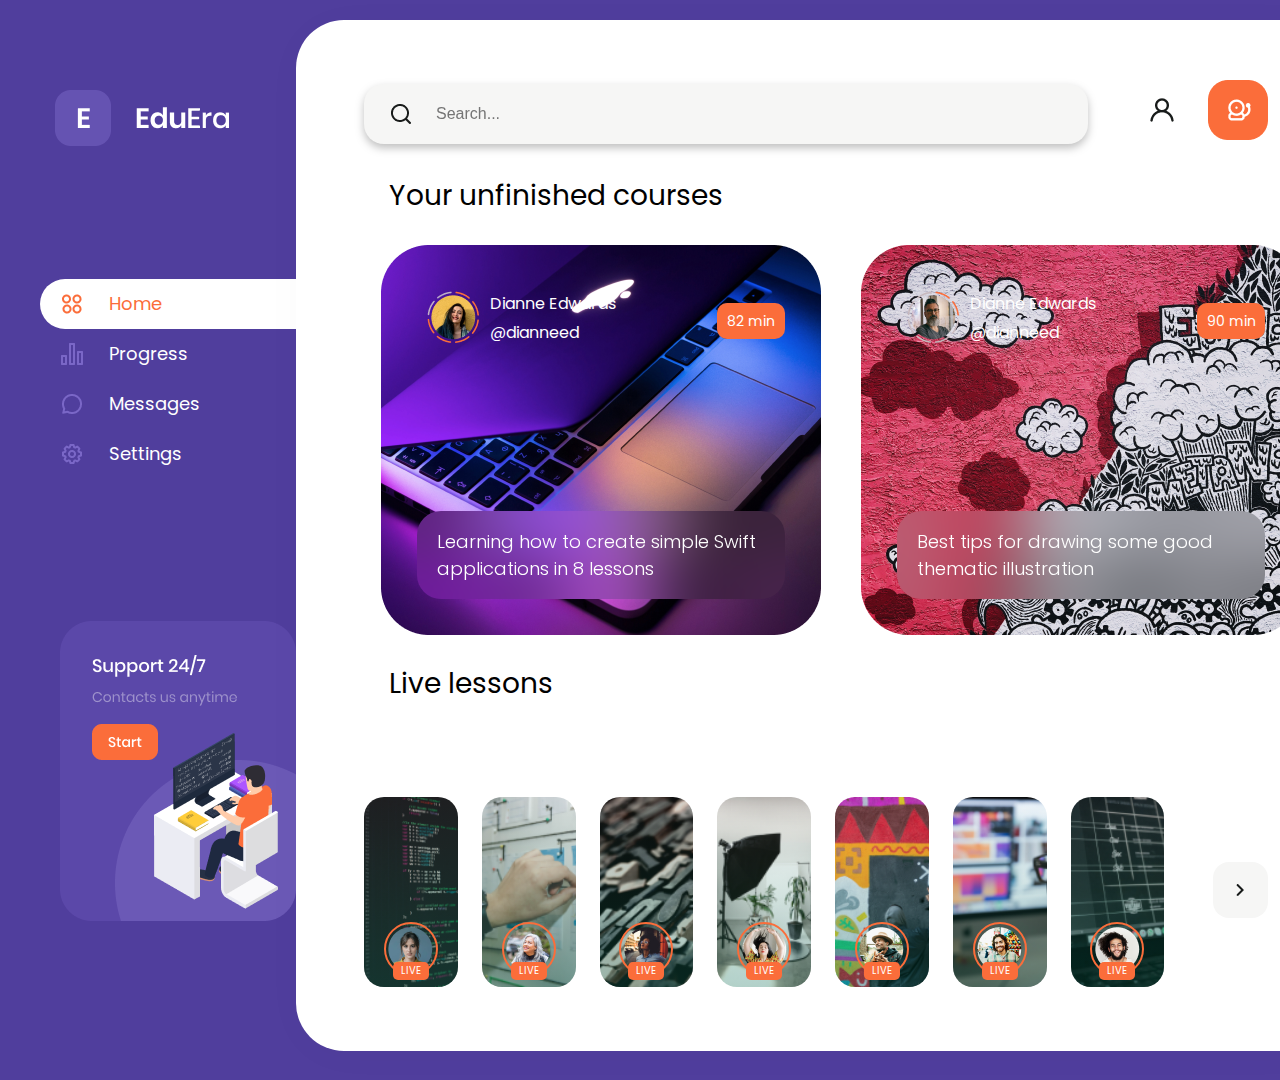
<file: index.html>
<!DOCTYPE html>
<html lang="pt-BR">

<head>
    <meta charset="UTF-8">
    <meta name="viewport" content="width=device-width, initial-scale=1.0">
    <link rel="preconnect" href="https://fonts.gstatic.com">
    <link href="https://fonts.googleapis.com/css2?family=Poppins:wght@100;200;300;400;500&display=swap" rel="stylesheet">
    <link rel="stylesheet" href="style.css">
    <title>EduEra</title>
</head>

<body>
    <div class="container-total">
        <div class="container-division">
            <div class="container-division-one">
                <div class="container-logo">
                    <img src="images/logo.png" alt="">
                </div>
                <nav>
                    <ul class="container-list">
                        <div class="home">
                            <div class="image-home">
                                <img src="images/home.png" alt="">
                            </div>
                            <div class="image-before" >

                            </div>
                            <div>
                                <li><a href="index.html"></a>Home</li>
                            </div>
                            <div class="image-after" >

                            </div>
                        </div>
                        <div class="progress">
                            <div class="image-progress">
                                <img src="images/progress.png" alt="">
                            </div>
                            <div>
                                <li><a href="progress.html">Progress</a></li>
                            </div>
                        </div>
                        <div class="messages">
                            <div class="image-messages">
                                <img src="images/messages.png" alt="">
                            </div>
                            <div>
                                <li><a href=""></a>Messages</li>
                            </div>
                        </div>
                        <div class="settings">
                            <div class="image-settings">
                                <img src="images/settings.png" alt="">
                            </div>
                            <div>
                                <li><a href=""></a>Settings</li>
                            </div>
                        </div>
                    </ul>
                </nav>
                <div class="container-image-24">
                    
                </div>
            </div>
            <!----------------------CONTAINER DIVISION TWO------------------------>
            <div class="container-division-two">
                <header>
                    <div class="container-icon-search">
                        <div class="image-icon-search" >

                        </div>  
                    </div>
                    <div>
                        <input class="input-search" type="text" value="" placeholder="Search...">
                    </div>
                    <div class="container-icon-user">
                        <img src="images/user.png" alt="">
                    </div>
                    <div class="container-icon-notification">
                        <img src="images/notification.png" alt="">
                    </div>
                </header>
                <div class="container-unfinished-courses">
                    <div class="container-title">
                        <p>Your unfinished courses</p>
                    </div>
                    <div class="container-courses">
                        <div class="course">
                            <div class="course-header">
                                <div class="course-profile">
                                    <div>
                                        <img src="images/unifished-one/Group 34.png" alt="">
                                    </div>
                                    <div>
                                        <p>Dianne Edwards</p>
                                        <p>@dianneed</p>
                                    </div>
                                </div>
                                <div>
                                    <div class="container-image-group-34">   
                                        <p>82 min</p>
                                    </div>
                                </div>
                            </div>
                            
                            <div>
                                <div class="course-footer">
                                    <p>Learning how to create simple Swift applications in 8 lessons</p>
                                </div>                               
                            </div>
                        </div>

                        <div class="course-two">
                            <div class="course-header">
                                <div class="course-profile">
                                    <div>
                                        <img src="images/unifished-one/Group 54.png" alt="">
                                    </div>
                                    <div>
                                        <p>Dianne Edwards</p>
                                        <p>@dianneed</p>
                                    </div>
                                </div>
                                <div>
                                    <div class="container-image-group-34">   
                                        <p>90 min</p>
                                    </div>
                                </div>
                            </div>
                            
                            <div>
                                <div class="course-footer">
                                    <p>Best tips for drawing some good thematic illustration</p>
                                </div>                               
                            </div>
                        </div>
                    </div>
                    <div class="container-live-lessons">
                        <div class="container-title">
                            <p>Live lessons</p>
                        </div>
                    </div>
                    <!----------------------CONTAINER LIVES------------------------>
                    <div class="container-lives">

                        <div class="live live-one">
                            <div class="image image-live-one">
                                
                            </div>
                        </div>

                        <div class="live live-two">
                            <div class="image image-live-two">
                                
                            </div>
                        </div>

                        <div class="live live-three">
                            <div class="image image-live-three">
                                
                            </div>
                        </div>

                        <div class="live live-four">
                            <div class="image image-live-four">
                                
                            </div>
                        </div>

                        <div class="live live-five">
                            <div class="image image-live-five">
                                
                            </div>
                        </div>

                        <div class="live live-six">
                            <div class="image image-live-six">
                                
                            </div>
                        </div>

                        <div class="live live-seven">
                            <div class="image image-live-seven">
                                
                            </div>
                        </div>
                        <div class="container-vector">
                            <div class="vector">

                            </div>

                        </div>
                    </div>
                </div>
            </div>
        </div>
    </div>
</body>
</html>
</file>
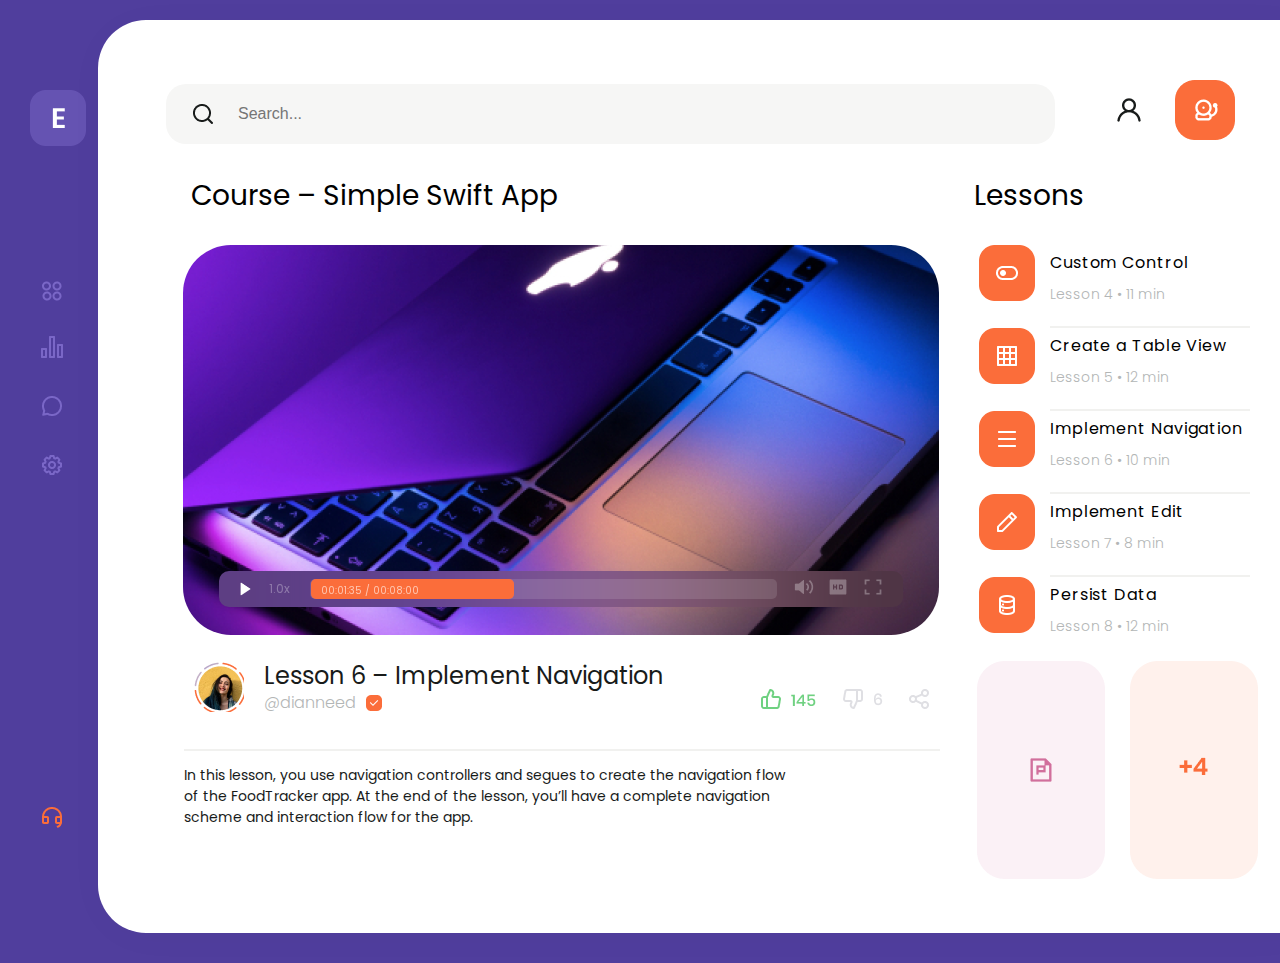
<file: progress.html>
<!DOCTYPE html>
<html lang="pt-BR">
<head>
    <meta charset="UTF-8">
    <meta name="viewport" content="width=device-width, initial-scale=1.0">
    <link rel="preconnect" href="https://fonts.gstatic.com">
    <link href="https://fonts.googleapis.com/css2?family=Poppins:wght@500&display=swap" rel="stylesheet">
    <link rel="preconnect" href="https://fonts.gstatic.com">
    <link rel="preconnect" href="https://fonts.gstatic.com">
    <link rel="preconnect" href="https://fonts.gstatic.com">
    <link rel="preconnect" href="https://fonts.gstatic.com">
    <link rel="preconnect" href="https://fonts.gstatic.com">
    <link href="https://fonts.googleapis.com/css2?family=Poppins:wght@100;200;300;400;500&display=swap" rel="stylesheet">
    <link rel="stylesheet" href="progress-style.css">
    <title>Progress</title>
</head>
<body>
    <div class="container-total">
        <div class="container-division">
            <div class="container-division-one">
                <div class="container-logo">
                    <img src="images/logo-progress.png" alt="">
                </div>
                <nav>
                    <ul class="container-list">
                        <div class="home">
                            <div class="image-home">
                                <li><a href="index.html"><img src="images/home-progress.png" alt=""><!--Home--></a></li> 
                            </div>
                        </div>
                        <div class="progress">
                            <div class="image-progress">
                                <img src="images/progress.png" alt="">
                            </div>
                            <div>
                                <li><a href="progress.html"><!--Progress--></a></li>
                            </div>
                        </div>
                        <div class="messages">
                            <div class="image-messages">
                                <img src="images/messages.png" alt="">
                            </div>
                            <div>
                                <li><a href=""><!--Messages--></a></li>
                            </div>
                        </div>
                        <div class="settings">
                            <div class="image-settings">
                                <img src="images/settings.png" alt="">
                            </div>
                            <div>
                                <li><a href=""></a><!--Settings--></li>
                            </div>
                        </div>
                    </ul>
                </nav>
                <div class="container-image-phone">
                    
                </div>
            </div>
            <!---------------CONTAINER DIVISION TWO---------------->
            <div class="container-division-two">
                <header>
                    <div class="container-icon-search">
                        <div class="image-icon-search" >

                        </div>
                    </div>
                    <div>
                        <input class="input-search" type="text" value="" placeholder="Search...">
                    </div>
                    <div class="container-icon-user">
                        <img src="images/user.png" alt="">
                    </div>
                    <div class="container-icon-notification">
                        <img src="images/notification.png" alt="">
                    </div>
                </header>
                <div class="container-course-simple">
                    <div class="container-title">
                        <div>
                            <p>Course – Simple Swift App</p>
                        </div>
                        <div class="title-lessons">
                            <p>Lessons</p>
                        </div>

                    </div>
                    <div class="container-courses">
                        <div class="course">
                            
                            
                            <div>
                                <div class="container-video-bar">
                                    <div class="image-play">

                                    </div>
                                    <div class="video-velocity">
                                        <p>1.0x</p>
                                    </div>
                                    <div class="video-bar">

                                    </div>
                                    <div class="video-time">
                                        <div class="timer-video">
                                        <p>00:01:35 / 00:08:00</p>
                                    </div>
                                    </div>
                                    
                                    <div class="image-sound">

                                    </div>
                                    <div class="image-hd">

                                    </div>
                                    <div class="image-expand">

                                    </div>
                                </div>                               
                            </div>
                        </div>
                              <!-------- CONTAINER COURSE SETTINGS ------------>  
                       

                        <div class="container-course-settings">
                             
                            <div class="container-custon-control">
                                <div class="image-custon-control">
                                    <!--IMAGE-->
                                </div>
                                <div class="container-text-custon-control">                                  
                                    <div class="text-custon-control" >
                                        <p>Custom Control</p>
                                    </div> 
                                    <div class="caption-custon-control">
                                        <p>Lesson 4 • 11 min</p>
                                    </div>
                                    <div class="border-detail">
                                        <!--detalhe borda-->
                                    </div>
                                </div> 
                            </div>
                            
                            <div class="container-create-table-view">
                                <div class="image-create-table-view">
                                    <!--IMAGE-->
                                </div>
                                <div class="container-text-create-table-view">
                                    <div class="text-create-table-view">
                                        <p>Create a Table View</p>
                                    </div>
                                    <div class="caption-create-table-view">
                                        <p>Lesson 5 • 12 min</p>
                                    </div>
                                    <div class="border-detail">
                                        <!--detalhe borda-->
                                    </div>
                                </div>
                            </div>

                            <div class="container-implement-navigation">
                                <div class="image-implement-navigation">
                                    <!--IMAGE-->
                                </div>
                                <div class="container-text-implement-navigation">
                                    <div class="text-implement-navigation">
                                        <p>Implement Navigation</p>
                                    </div>
                                    <div class="caption-implement-navigation">
                                        <p>Lesson 6 • 10 min</p>
                                    </div>
                                    <div class="border-detail">
                                        <!--detalhe borda-->
                                    </div>
                                </div>
                            </div>
                            <div class="container-implement-edit" >
                                <div class="image-implement-edit">
                                    <!--IMAGE-->
                                </div>
                                <div class="container-text-implement-edit" >
                                    <div class="text-implement-edit">
                                        <p>Implement Edit</p>
                                    </div>
                                    <div class="caption-implement-edit">
                                        <p>Lesson 7 • 8 min</p>
                                    </div>
                                    <div class="border-detail">
                                        <!--detalhe borda-->
                                    </div>
                                </div>
                            </div>
                            <div class="container-persist-data">
                                <div class="image-persist-data">
                                    <!--IMAGE-->
                                </div>
                                <div class="container-text-persist-data">
                                    <div class="text-persist-data">
                                        <p>Persist Data</p>
                                    </div>
                                    <div class="caption-persist-data" >
                                        <p>Lesson 8 • 12 min</p>
                                    </div>
                                </div>

                            </div>
                        </div>
                    </div>
                    <!-- CONTAINER LESSON 6 -->
                    <div class="container-total-lesson-six">
                        <div class="container-division-one">
                            <div class="container-lesson-six">
                                <div class="image-lesson-six">
                                    <!--IMAGE-->
                                </div>
                                <div>
                                    <div class="title-lesson-six">
                                        <p>Lesson 6 – Implement Navigation</p>
                                    </div>
                                    <div class="container-tag-name-instagram" >
                                        <div class="tag-name-instagram">
                                            @dianneed
                                        </div>
                                        <div class="image-tag-name-instagram">
                                            <!--IMAGE-->
                                        </div>
                                    </div>   
                                </div>
                                <div class="container-feedback">
                                    <div class="image-like" >
                                        <!--IMAGE-->
                                    </div>
                                    <div class="image-deslike">
                                        <!--IMAGE-->
                                    </div>
                                    <div class="image-toshare" >
                                        <!--IMAGE-->
                                    </div>
                                </div>   
                            </div>
                            <div class="border-detail-division">
                                <!--detalhe borda-->
                            </div>
                            <div class="container-text-lesson-six">
                                <div class="text-lesson-six">
                                <p>In this lesson, you use navigation controllers and segues to create the  navigation flow<br/> 
                                of the FoodTracker app. At the end of the lesson, you’ll have a complete navigation<br/> scheme and interaction flow for the app.</p>
                                </div>
                            </div>
                        </div>

                        <div class="container-notification">
                            <div class="image-document">
                                <!----IMAGE--->
                            </div>
                            <div class="image-morenotification">
                                <!--IMAGE-->
                            </div>
                        </div>
                    </div>

                    
                    
</body>
</html>
</file>
<file: style.css>
body {
    margin: 0;
    padding-top: 20px;
    background: #503E9D;
    margin-bottom: 160px;
}
/****** CONTAINER TOTAL ******/

.container-total {
    max-width: 1500px;
    margin: 0 auto;
    height: 100vh;
    
}

/****** CONTAINER DIVISION ******/

.container-division {
    font-family: 'Poppins', sans-serif;
    display: flex;
}

/****** CONTAINER DIVISION ONE ******/

.container-division-one {
    width: 360px;
}

.container-logo {
    margin-left: 55px;
    margin-top: 70px;
}

nav {
    margin-top: 126px;
}

ul {
    list-style: none;  
}

li a {
    text-decoration: none;
    color: #ffffff;
}

.container-list {
    display: flex;
    flex-direction: column;
    text-decoration: none;
    list-style: none;
    font-size: 18px;
    font-weight: 400;
    line-height: 50px;
    color: #ffffff;
}

.image-before {
    
    position: absolute;
    margin-top: -22px;
    margin-left: 291px;
    background-image: url("images/menu-item-before.png");
    background-repeat: no-repeat;
    width: 29px;
    height: 23px;
}

.home {
    display: flex;
    background: #ffffff;
    color: #FB6D3A;
    border-radius: 32px 0px 0px 32px;
}

.image-after {
    position: absolute;
    margin-top: 50px;
    margin-left: 291px;
    background-image: url("images/menu-item-after.png");
    background-repeat: no-repeat;
    width: 29px;
    height: 23px;
}



.image-home {
    display: flex;
    align-items: center;
    padding-right: 25px;
    padding-left: 20px;
}

.progress {
    display: flex;
    color: #ffffff;
}

.image-progress {
    display: flex;
    align-items: center;
    padding-right:  25px;
    padding-left: 20px;
}

.messages {
    display: flex;
}

.image-messages {
    display: flex;
    align-items: center;
    padding-right:  25px;
    padding-left: 20px;
}

.settings {
    display: flex;  
}

.image-settings {
    display: flex;
    align-items: center;
    padding-right:  25px;
    padding-left: 20px;
}

.container-image-24 {
    background-image: url("images/support-24.png");
    background-repeat: no-repeat;
    margin-top: 142px;
    margin-left: 60px;
    width: 236px;
    height: 300px;
}


/****** CONTAINER DIVISION TWO ******/
.container-division-two {
   
    background: #ffffff;
    box-shadow: 0px 4px 48px rgba(0, 0, 0, 0.02);
    border-radius: 48px;
}

header {
    display: flex;
    align-items: center;
    padding-top: 60px;
}

.container-icon-search {
    padding-left: 68px;
}

.image-icon-search {
    background-image: url("images/search.png");
    background-repeat: no-repeat;
    position: absolute;
    z-index: 1;
    width: 24px;
    height: 24px;
    margin-top: -12px;
    margin-left: 25px;
}

.input-search {
    width: 724px;
    height: 60px;
    padding-left: 72px;
    font-size: 16px;
    line-height: 24px;
    background: #F6F6F5;
    border: none;
    border-radius: 20px;
    filter: drop-shadow(0px 4px 4px rgba(0, 0, 0, 0.25));
    color: #B3B6B6;
}

.container-icon-user {
    padding-left: 60px;
    
}

.container-icon-notification {
    padding-left: 32px;
    padding-right: 68px;
}

/****** CONTAINER UNFINISHED COURSES ******/

.container-unfinished-courses {

}

.container-title {
    font-size: 28px;
    margin-left: 93px;
}

*{box-sizing: border-box;}

.container-courses {
    display: flex;  
}

.course {

    display: flex;
    flex-direction: column;
    justify-content: space-between;
    align-items: center;
    height: 390px;
    margin-left: 85px;
    background-image: url("images/unifished-one/mask-group.png");
    background-repeat: no-repeat;
    padding: 36px;
    flex-basis: 440px;
}

.course-header {
    display: flex;
    width: 100%;
    justify-content: space-between;
    align-items: center;
}

.course-profile {
    display: flex;
    
}

.course-profile p {
    color: #ffffff;
    line-height: 13px;   
}

.container-image-group-34 {
    display: flex;
    align-items: center;
    justify-content: center;
    width: 68px;
    height: 36px;
    background: #FB6D3A;
    backdrop-filter: blur(16px);
    border-radius: 10px; 
    font-size: 14px;
    color: #ffffff;
}



.course-footer {
    display: flex;
    align-items: center;
    justify-content: center;
    width: 368px;
    height: 88px;
    padding: 20px;
    backdrop-filter: blur(36px);
    border-radius: 24px;
    font-size: 18px;
    font-weight: 300;
    color: #ffffff;
    line-height: 27px;
}


.course-two {

    display: flex;
    flex-direction: column;
    justify-content: space-between;
    align-items: center;
    height: 390px;
    margin-left: 40px;
    background-image: url("images/unifished-one/other-mask-group.png");
    background-repeat: no-repeat;
    padding: 36px;
    flex-basis: 440px;
}

/****** CONTAINER LIVE LESSONS ******/

.container-live-lessons {
   
}

.container-lives {
  
    display: flex;
    padding: 64px 68px;
}

.live:after {
    content: " ";
    z-index: 1;
    width: 100%;
    height: 100%;
    background: linear-gradient(180deg, rgba(0, 102, 79, 0) 0%, rgba(0, 102, 79, 0.3) 100%);
    position: absolute;
    top: 0;
    right: 0;
    border-radius: 20px;
}

.live {
    position: relative;
    display: flex;
    flex-basis: 96px;
    height: 190px;  
    margin-right: 24px;
    background-repeat: no-repeat;
    background-size: cover;
    border-radius: 20px;
  
    justify-content: flex-end;
}

.live-one {
    background-image: url("images/live-lessons/image-live-one.png");
}

.live-two {
    background-image: url("images/live-lessons/image-live-two.png");
}

.live-three {
    background-image: url("images/live-lessons/image-live-three.png");
}

.live-four {
    background-image: url("images/live-lessons/image-live-four.png");
}

.live-five {
    background-image: url("images/live-lessons/image-live-five.png");
}

.live-six {
    background-image: url("images/live-lessons/image-live-six.png");
}

.live-seven {
    background-image: url("images/live-lessons/image-live-seven.png");
}

.image:after {
    content: "LIVE";
    background-color: #FB6D3A;
    color: #FFF;
    padding: 1px 8px;
    border-radius: 5px;
    font-size: 10px;
    position: absolute;
    bottom: -8px;
    width: 36px;
    left: 50%;
    margin-left: -18px;
    box-sizing: border-box;
    z-index: 2;
}

.image:before {
    content: " ";
    border: 2px solid #FB6D3A;
    width: 50px;
    height: 50px;
    bottom: -3.5px;
    left: 50%;
    margin-left: -27px;
    z-index: 1;
    position: absolute;
    border-radius: 50%;
}
.image {
    position: absolute;
    z-index: 2;
    width: 45px;
    height: 45px;
    bottom: 15px;
    left: 50%;
    margin-left: -22.5px;
}

.image-live-one {
    background-image: url("images/live-lessons/image-one.png")
}

.image-live-two {
    background-image: url("images/live-lessons/image-two.png");
}

.image-live-three {
    background-image: url("images/live-lessons/image-three.png")
}

.image-live-four {
    background-image: url("images/live-lessons/image-four.png")
}

.image-live-five {
    background-image: url("images/live-lessons/image-five.png")
}

.image-live-six {
    background-image: url("images/live-lessons/image-six.png")
}

.image-live-seven {
    background-image: url("images/live-lessons/image-seven.png")
}

.container-vector {
  
    background: #F6F6F5;
    border-radius: 16px;   
    margin-top: 65px;
    margin-left: 25px;
    width: 56px;
    height: 56px;
   
}

.vector {
       position: absolute;
       margin-left: 23px;
       margin-top: 22px;
       background-image: url("images/Vector.png");
       background-repeat: no-repeat;
       width: 24px;
       height: 24px;
}
</file>
<file: progress-style.css>
body {
    margin: 0;
    padding-top: 20px;
    background: #503E9D;
}
/****** CONTAINER TOTAL ******/

.container-total {
    max-width: 1500px;
    margin: 0 auto;
    height: 100vh;
    
}

/****** CONTAINER DIVISION ******/

.container-division {
    font-family: 'Poppins', sans-serif;
    display: flex;
    padding-bottom: 30px;
}

/****** CONTAINER DIVISION ONE ******/

.container-division-one {
    width: 180px;
}

.container-logo {
    margin-left: 30px;
    margin-top: 70px;
}

nav {
    margin-top: 126px;
    
}

.container-list {
    display: flex;
    flex-direction: column;
    text-decoration: none;
    list-style: none;
    font-size: 18px;
    color: #ffffff;
}

.home {
    display: flex;
  
    
}

.image-home {
    display: flex;
    align-items: center;
    padding-right: 25px;
    padding-bottom: 25px;
}

.progress {
    display: flex;
}

.image-progress {
    display: flex;
    align-items: center;
    padding-right:  25px;
    padding-bottom: 35px;
}

.messages {
    display: flex;
}

.image-messages {
    display: flex;
    align-items: center;
    padding-right:  25px;
    padding-bottom: 35px;
}

.settings {
    display: flex;  
}

.image-settings {
    display: flex;
    align-items: center;
    padding-right:  25px;
}

.container-image-phone {
    background-image: url("images/phone.png");
    background-repeat: no-repeat;
    margin-top: 142px;
    width: 56px;
    height: 56px;
    margin-left: 42px;
    margin-top: 330px;
}


/****** CONTAINER DIVISION TWO ******/
.container-division-two {
   
    background: #ffffff;
    box-shadow: 0px 4px 48px rgba(0, 0, 0, 0.02);
    border-radius: 48px;
    padding-bottom: 50px;
}

header {
    display: flex;
    align-items: center;
    padding-top: 60px;
}

.container-icon-search {
    padding-left: 68px;
}

.image-icon-search {
    background-image: url("images/search.png");
    background-repeat: no-repeat;
    position: absolute;
    z-index: 1;
    width: 24px;
    height: 24px;
    margin-top: -12px;
    margin-left: 25px;
}

.input-search {
    width: 889px;
    height: 60px;
    padding-left: 72px;
    font-size: 16px;
    line-height: 24px;
    background: #F6F6F5;
    border: none;
    border-radius: 20px;
    color: #B3B6B6;
}

.container-icon-user {
    padding-left: 60px;
    
}

.container-icon-notification {
    padding-left: 32px;
    padding-right: 68px;
}

/****** CONTAINER COURSE - SIMPLE SWIFT APP ******/

.container-course-simple-swift {

}

.container-title {
    display: flex;
    font-size: 28px;
    margin-left: 93px;
}

.title-lessons {
    margin-left: 416px  
}

*{box-sizing: border-box;}

.container-courses {
    display: flex;  
}

.course {
    display: flex;
    flex-direction: column;
    justify-content: space-between;
    align-items: center;
    height: 390px;

    margin-left: 85px;
    background-image: url("images/course-SimpleSwift.png");
    background-repeat: no-repeat;
    border-radius: 48px;    
    padding: 36px;
    flex-basis: 440px;
}

.image-play {
    background-image: url("images/video-bar/play.png");
    background-repeat: no-repeat;
    width: 20px;
    height: 20px;
    position: absolute;
    margin-left: 21px;
    margin-top: 6px;  
}

.container-video-bar {
    display: flex;
    align-items: center;
    width: 684px;
    height: 36px;
    margin-top: 290px;
    backdrop-filter: blur(120px);
    border-radius: 10px;
    color: #ffffff;
    
}
.video-velocity {
    font-size: 12px;
    color: #FFFFFF;
    opacity: 0.3;
    margin-left: 50px;
}

.video-bar {
    width: 467px;
    height: 20px;
    margin-left: 20px;
    background: rgba(255, 255, 255, 0.12);
    backdrop-filter: blur(120px);
    border-radius: 5px;
}

.video-time {
    width: 203px;
    height: 20px;
    background: #FB6D3A;
    backdrop-filter: blur(120px);
    border-radius: 5px;
    margin-left: -466px;
}

.timer-video {
    font-size: 10px;
    color: #FFC6B1;
    margin-top: -6px;
    margin-left: 10px;
}

.image-sound {
    background-image: url("images/video-bar/sound.png");
    background-repeat: no-repeat;
    width: 20px;
    height: 20px;
    margin-left: 280px;
    opacity: 0.3;
    
}

.image-hd {
    background-image: url("images/video-bar/hd.png");
    background-repeat: no-repeat;
    width: 20px;
    height: 20px;
    margin-left: 15px;
    opacity: 0.3;
}

.image-expand {
    background-image: url("images/video-bar/expand.png");
    background-repeat: no-repeat;
    width: 20px;
    height: 20px;
    margin-left: 15px;
    opacity: 0.3;
}

/******** CONTAINER LESSONS *******/

.container-course-settings {
    display: flex;
    flex-direction: column;
    height: 436px;
    width: 348px;
    margin-left: 40px;
    line-height: 35px;
}
.container-custon-control {
    display: flex; 
}

.image-custon-control {
    background-image: url("images/lessons/key.png");
    width: 56px;
    height: 56px;  
}

.container-text-custon-control {
    margin-left: 15px;
}

.text-custon-control {
    margin-top: -12px;
    line-height: 27px;
    letter-spacing: 0.90px;
}

.caption-custon-control {
    font-size: 14px;
    font-weight: 300;
    color: #B3B6B6;
    margin-top: -15px;
}

.border-detail {
    border: 1px solid #F1F1EF;
    width: 200px;
}

.container-create-table-view {
    display: flex; 
}

.image-create-table-view {
    background-image: url("images/lessons/table.png");
    width: 56px;
    height: 56px;  
}

.container-text-create-table-view {
    margin-left: 15px;
}

.text-create-table-view {
    margin-top: -12px;
    line-height: 27px;
    letter-spacing: 0.90px;
}

.caption-create-table-view {
    font-size: 14px;
    font-weight: 300;
    color: #B3B6B6;
    margin-top: -15px;
}   

.container-implement-navigation {
    display: flex; 
}

.image-implement-navigation {
    background-image: url("images/lessons/hamburguinho.png");
    width: 56px;
    height: 56px;  
}

.container-text-implement-navigation {
    margin-left: 15px;
}

.text-implement-navigation {
    margin-top: -12px;
    line-height: 27px;
    letter-spacing: 0.90px;
}

.caption-implement-navigation {
    font-size: 14px;
    font-weight: 300;
    color: #B3B6B6;
    margin-top: -15px;
}

.container-implement-edit {
    display: flex; 
}

.image-implement-edit {
    background-image: url("images/lessons/pen.png");
    width: 56px;
    height: 56px;  
}

.container-text-implement-edit {
    margin-left: 15px;
}

.text-implement-edit {
    margin-top: -12px;
    line-height: 27px;
    letter-spacing: 0.90px;
}

.caption-implement-edit {
    font-size: 14px;
    font-weight: 300;
    color: #B3B6B6;
    margin-top: -15px;
}

.container-persist-data {
    display: flex; 
}

.image-persist-data {
    background-image: url("images/lessons/data.png");
    width: 56px;
    height: 56px;  
}

.container-text-persist-data {
    margin-left: 15px;
}

.text-persist-data {
    margin-top: -12px;
    line-height: 27px;
    letter-spacing: 0.90px;
}

.caption-persist-data {
    font-size: 14px;
    font-weight: 300;
    color: #B3B6B6;
    margin-top: -15px;
}


/************ CONTAINER LESSON **********/

.container-total-lesson-six {
    display: flex;
    width: 1100px;
    height: 222px;
    margin-left: 86px;
    margin-top: -20px;
}

.container-division-one {
    width: 758px;
    height: 218px;
}

.container-lesson-six {
    display: flex;
    width: 756px;
    height: 88px;
}

.image-lesson-six {
    background-image: url("images/unifished-one/Group\ 34.png");
    background-repeat: no-repeat;
    width: 60px;
    height: 60px;
    margin-top: -9px;
}

.title-lesson-six {
    font-size: 24px;
    color: #181B1A;
    margin-left: 20px;
    margin-top: -27px;
}

.container-tag-name-instagram {
    display: flex;
}
.tag-name-instagram {
    font-size: 16px;
    font-weight: 300;
    color: #B3B6B6;
    margin-left: 20px;
    margin-top: -27px;
}

.image-tag-name-instagram {
    background-image: url("images/lessons6/confirm.png");
    background-repeat: no-repeat;
    width: 16px;
    height: 16px;
    margin-top: -22px;
    margin-left: 10px;
}   

.container-feedback {
    display: flex;
    margin-left: 95px;
    margin-top: 26px;
}

.image-like {
    background-image: url("images/lessons6/like.png");
    background-repeat: no-repeat;
    width: 58px;
    height: 25px;
}

.image-deslike {
    background-image: url("images/lessons6/deslike.png");
    background-repeat: no-repeat;
    width: 42px;
    height: 24px;
    margin-left: 24px;
}

.image-toshare {
    background-image: url("images/lessons6/to-share.png");
    background-repeat: no-repeat;
    width: 24px;
    height: 24px;
    margin-left: 24px;
}

.border-detail-division {
    border: 1px solid;
    color: #F1F1EF;
    width: 756px;
}

.container-text-lesson-six {
    width: 756px;
    height: 128px;
}

.text-lesson-six {
    font-size: 14px;
    font-weight: 400;
    color: #181B1A;
}

.container-notification {
    display: flex;
    justify-content: space-evenly;
    margin-left: 11px;
    width: 350px;
    height: 213px;
}

.image-document {
    background-image: url("images/lessons6/document.png");
    background-repeat: no-repeat;
    width: 128px;
    height: 218px;
}

.image-morenotification {
    background-image: url("images/lessons6/morenotication.png");
    background-repeat: no-repeat;
    width: 128px;
    height: 218px;
}
</file>
